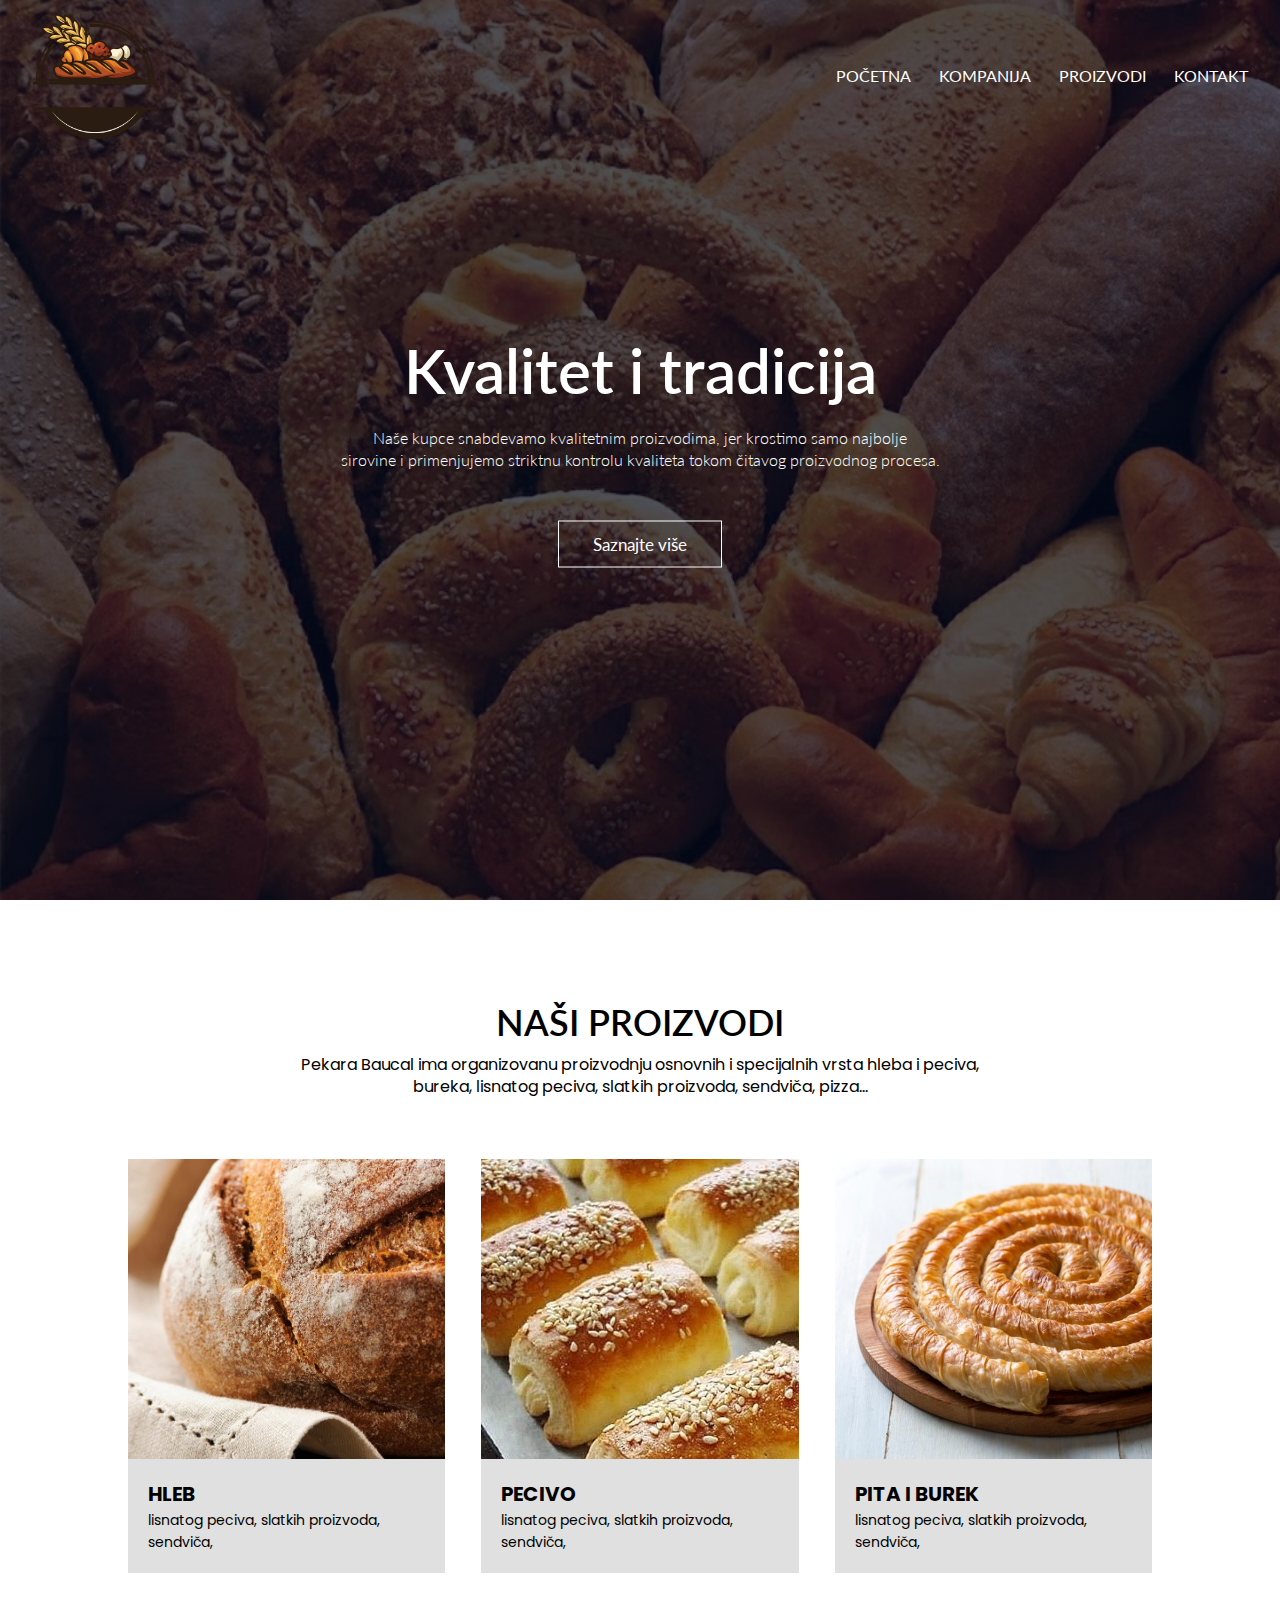
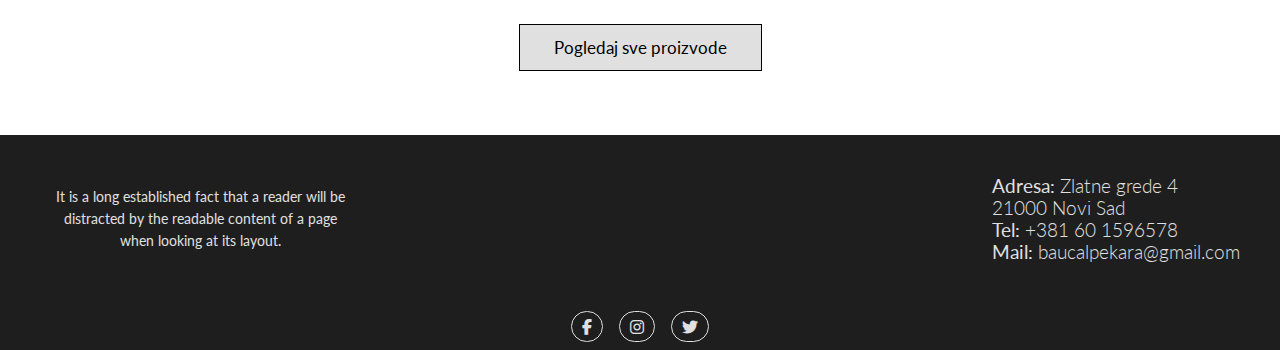
<file: index.html>
<!DOCTYPE html>

<html lang="sr" >

    <head>
        <meta charset = "UTF8">
		<!--<meta name="viewport" content="with = device-width, initial-scale=1.0">-->
        <title>Pekara Baucal - Najbolja Pekara u Gradu</title>
        <link rel="icon" href="logo.png">
		<link rel="stylesheet" href="style.css">
		<link rel="stylesheet" href="https://cdnjs.cloudflare.com/ajax/libs/font-awesome/6.1.1/css/all.min.css">
    </head>

    <body>
        <section class="header">
			<nav>
				<a href="index.html"><img src="logo.png" width="130" height="150" ></a>
				<div class="nav-links">
					<ul>
						<li><a href="index.html">POČETNA</a></li>
						<li><a href="kompanija.html">KOMPANIJA</a></li>
						<li><a href="proizvodi.html">PROIZVODI</a></li>
						<li><a href="kontakt.html">KONTAKT</a></li>
					</ul>
				</div>
			</nav>
			
			<div class="text-box">
				<h1>Kvalitet i tradicija</h1>
				<p>
				Naše kupce snabdevamo kvalitetnim proizvodima, jer krostimo samo najbolje<br>
				sirovine i primenjujemo striktnu kontrolu kvaliteta tokom čitavog proizvodnog procesa.
				</p>
				<a href="kompanija.html" class="hero-btn">Saznajte više</a>
			</div>
		</section>
		
		<!--
		<section class="proizvodi">
		<h1>Najbolje precivo u gradu</h1>
		<p>
		Pekara Baucal ima organizovanu proizvodnju osnovnih i specijalnih vrsta hleba i peciva,<br>
		bureka, lisnatog peciva, slatkih proizvoda, sendviča, pizza…
		</p>
		
		<div class="row">
			<div class="proizvodi-col">
				<h3>HLEB</h3>
				<p>TUKI MUKI TUKI MUKIdsadasdasdasdasdasdasdasdasdas</p>
			</div>
			<div class="proizvodi-col">
				<h3>PECIVO</h3>
				<p>TUKI MUKI TUKI MUKIsdafasfasasgaadassada</p>
			</div>
			<div class="proizvodi-col">
				<h3>BUREK</h3>
				<p>TUKI MUKI TUKI MUKIfasdasdasvageadsadasd</p>
			</div>
		
		</div>
		
		</section>
		!-->
		<section class="proizvodi" >
			<h1>Naši proizvodi</h1>
			<p>Pekara Baucal ima organizovanu proizvodnju osnovnih i specijalnih vrsta hleba i peciva,<br>
			bureka, lisnatog peciva, slatkih proizvoda, sendviča, pizza…</p>
			
			<div class="row">
				<div class="proizvodi-col">
                    <div class="img" id="first">

                    </div>
                    <div class="opis">
					    <h3>Hleb</h3>
					    <p>lisnatog peciva, slatkih proizvoda, sendviča,</p>
                    </div>
				</div>
				<div class="proizvodi-col">
                    <div class="img"  id="second">

                    </div>
					<div class="opis">
					    <h3>Pecivo</h3>
					    <p>lisnatog peciva, slatkih proizvoda, sendviča,</p>
                    </div>
				</div>
				<div class="proizvodi-col">
					<div class="img" id="third">

                    </div>
					<div class="opis">
					    <h3>Pita i burek</h3>
					    <p>lisnatog peciva, slatkih proizvoda, sendviča,</p>
                    </div>
				</div>
			</div>

			<button class="hero-btn" id="btnProizvodi"><a href="proizvodi.html">Pogledaj sve proizvode</a></button>
			
		</section>
		
		<footer>
			<p>It is a long established fact that a reader will be distracted by the readable content of a page when looking at its layout.</p>
			
			<div class="reference">
				<h3>Adresa: <span>Zlatne grede 4<br>
				21000 Novi Sad</span></h3>
				<h3>Tel:  <span>+381 60 1596578</span></h3>
				<h3>Mail:  <span>baucalpekara@gmail.com</span></h3>
			</div>
			
		</footer>
		<div class="linkovi">
			<a href="#" class="icons"><i class="fa-brands fa-facebook-f"></i></a>
			<a href="#" class="icons"><i class="fa-brands fa-instagram"></i></a>
			<a href="#" class="icons"><i class="fa-brands fa-twitter"></i></a>
		</div>
    </body>
	
</html>
</file>
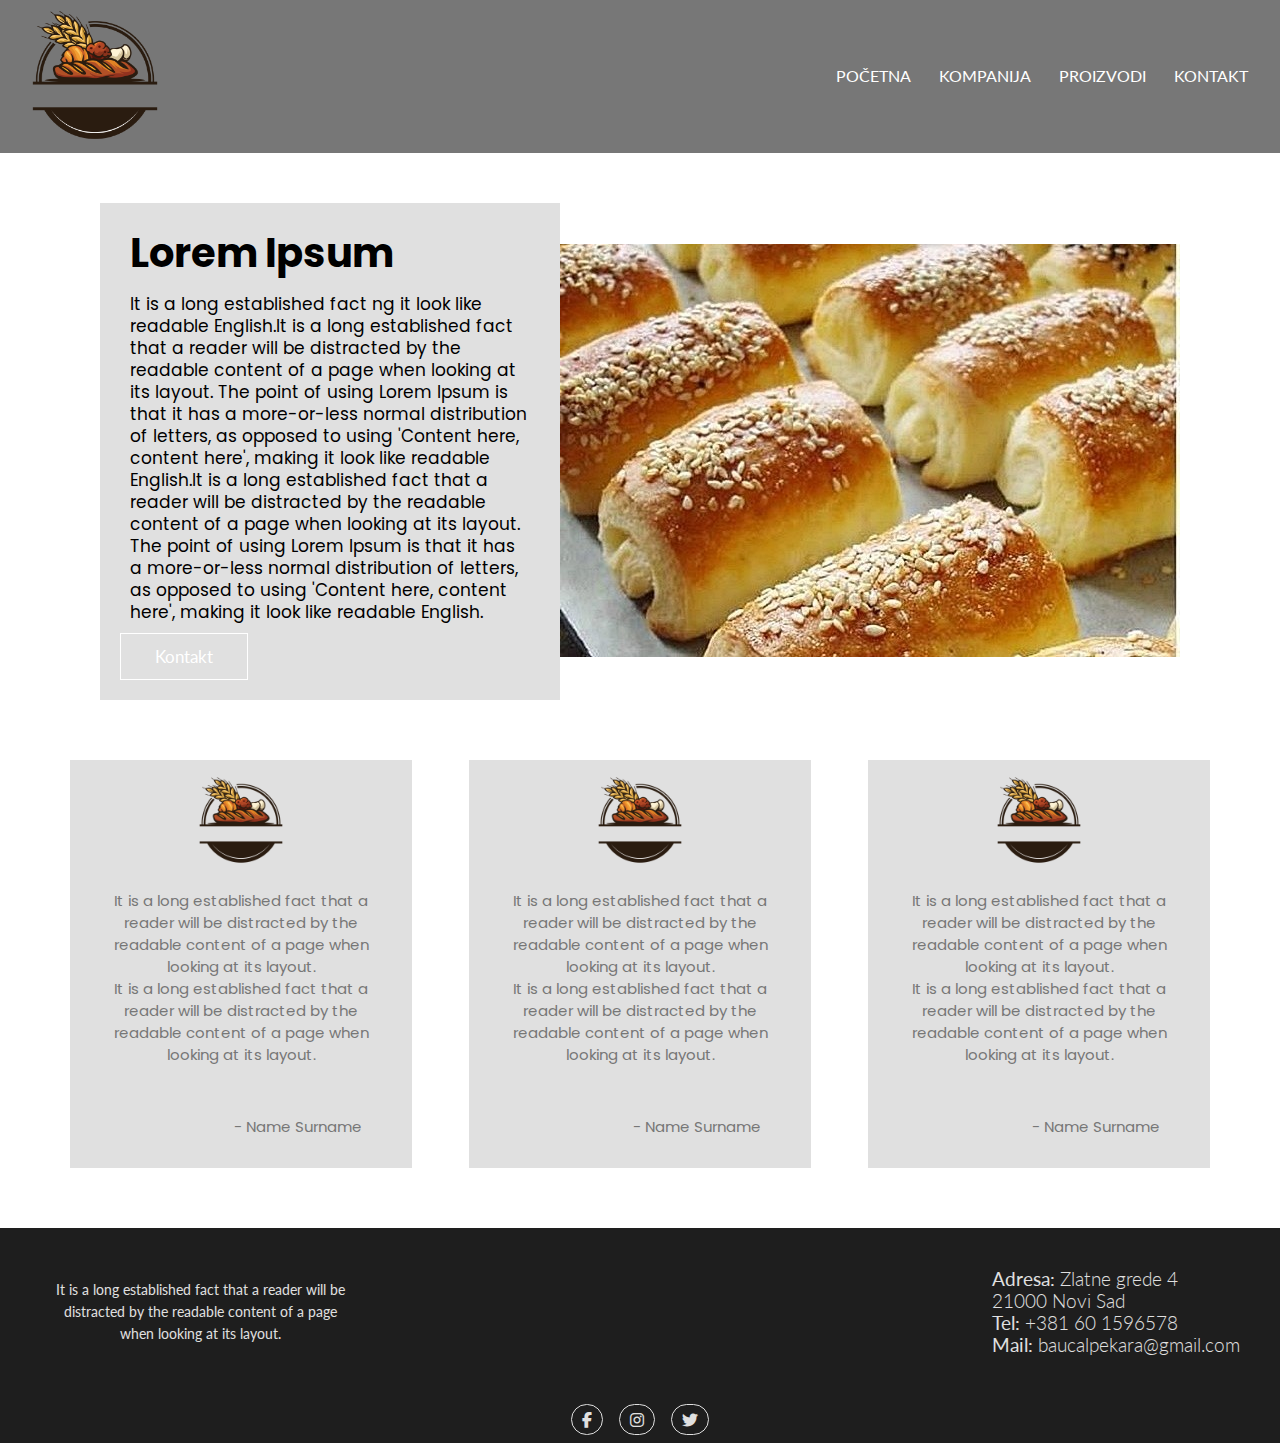
<file: kompanija.html>
<!DOCTYPE html>
<html lang="sr">
    <head>
        <meta charset = "UTF8">
		<!--<meta name="viewport" content="with = device-width, initial-scale=1.0">-->
        <title>Pekara Baucal - Kompanija</title>
        <link rel="icon" href="logo.png">
		<link rel="stylesheet" href="style.css">
        <link rel="stylesheet" href="https://cdnjs.cloudflare.com/ajax/libs/font-awesome/6.1.1/css/all.min.css">
    </head>
    <body>
        <nav id="navSec">
            <a href="index.html"><img src="logo.png" width="130" height="150" ></a>
            <div class="nav-links">
                <ul>
                    <li><a href="index.html">POČETNA</a></li>
                    <li><a href="kompanija.html">KOMPANIJA</a></li>
                    <li><a href="proizvodi.html">PROIZVODI</a></li>
                    <li><a href="kontakt.html">KONTAKT</a></li>
                </ul>
            </div>
        </nav>

        <div class="onama">
            <div class="text">
                <h1>Lorem Ipsum</h1>
                <p>It is a long established fact ng it look like readable English.It is a long established fact that a reader will be distracted by the readable content of a page when looking at its layout. The point of using Lorem Ipsum is that it has a more-or-less normal distribution of letters, as opposed to using 'Content here, content here', making it look like readable English.It is a long established fact that a reader will be distracted by the readable content of a page when looking at its layout. The point of using Lorem Ipsum is that it has a more-or-less normal distribution of letters, as opposed to using 'Content here, content here', making it look like readable English.</p>
                <button class="hero-btn">Kontakt</button>
            </div>
            <div class="slika">
                <img src="pecivo.jpg">
            </div>
        </div>

        <div class="recenzije">
            <div class="recBox">
                <img src="logo.png" width="100px" height="100px">
                <p>It is a long established fact that a reader will be distracted by the readable content of a page when looking at its layout.</p>
                <p>It is a long established fact that a reader will be distracted by the readable content of a page when looking at its layout.</p>
                <p id="author">- Name Surname</p>

            </div>
            <div class="recBox">
                <img src="logo.png" width="100px" height="100px">
                <p>It is a long established fact that a reader will be distracted by the readable content of a page when looking at its layout.</p>
                <p>It is a long established fact that a reader will be distracted by the readable content of a page when looking at its layout.</p>
                <p id="author">- Name Surname</p>
            </div>
            <div class="recBox">
                <img src="logo.png" width="100px" height="100px">
                <p>It is a long established fact that a reader will be distracted by the readable content of a page when looking at its layout.</p>
                <p>It is a long established fact that a reader will be distracted by the readable content of a page when looking at its layout.</p>
                <p id="author">- Name Surname</p>
            </div>
        </div>
        <footer>
			<p>It is a long established fact that a reader will be distracted by the readable content of a page when looking at its layout.</p>
			<div class="reference">
				<h3>Adresa: <span>Zlatne grede 4<br>
				21000 Novi Sad</span></h3>
				<h3>Tel:  <span>+381 60 1596578</span></h3>
				<h3>Mail:  <span>baucalpekara@gmail.com</span></h3>
			</div>
		</footer>
		<div class="linkovi">
			<a href="#" class="icons"><i class="fa-brands fa-facebook-f"></i></a>
			<a href="#" class="icons"><i class="fa-brands fa-instagram"></i></a>
			<a href="#" class="icons"><i class="fa-brands fa-twitter"></i></a>
		</div>
    </body>
</html>
</file>
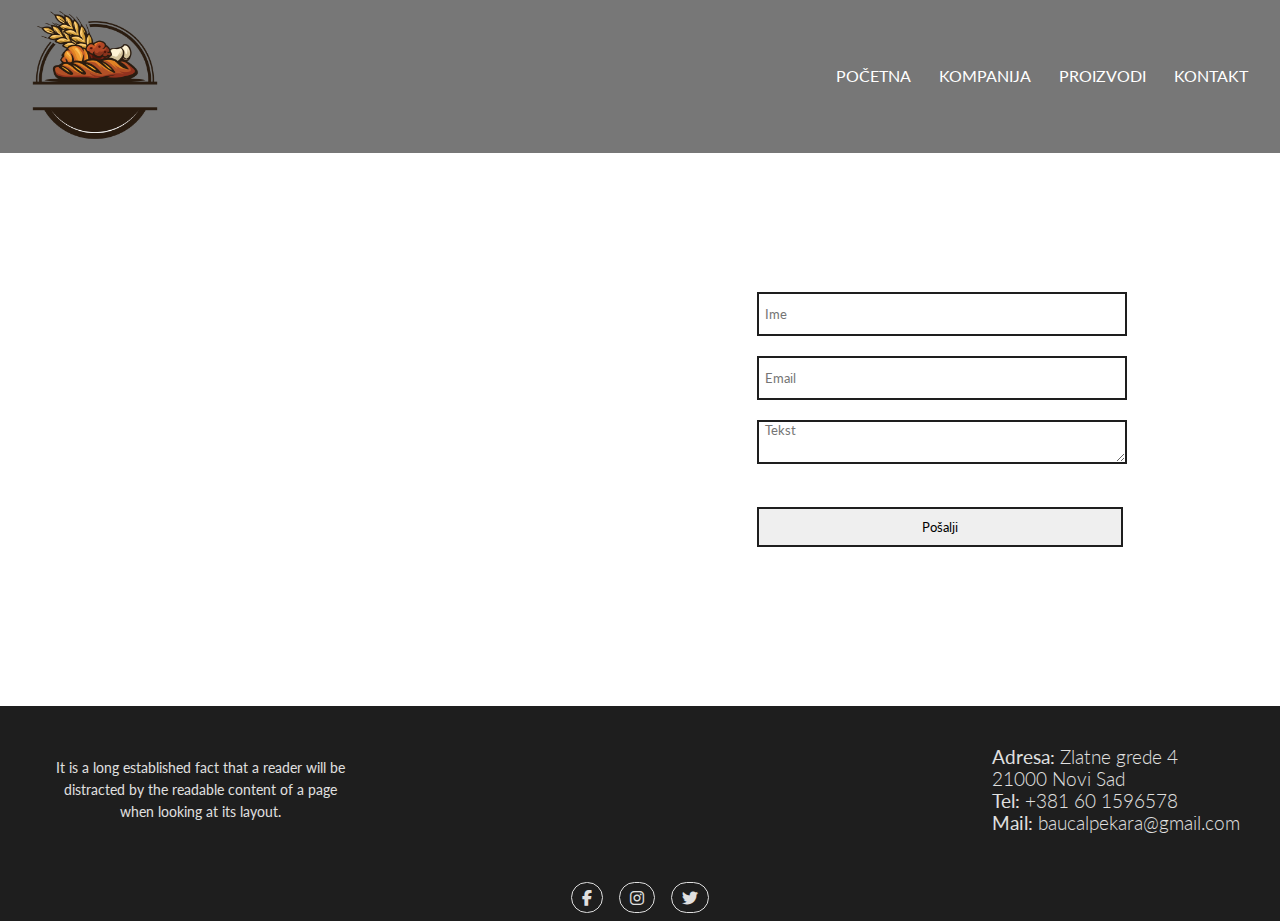
<file: kontakt.html>
<!DOCTYPE html>
<html lang="sr">
    <head>
        <meta charset = "UTF8">
		<!--<meta name="viewport" content="with = device-width, initial-scale=1.0">-->
        <title>Pekara Baucal - Kontakt</title>
        <link rel="icon" href="logo.png">
		<link rel="stylesheet" href="style.css">
        <link rel="stylesheet" href="https://cdnjs.cloudflare.com/ajax/libs/font-awesome/6.1.1/css/all.min.css">
    </head>
    <body>
        <nav id="navSec">
            <a href="index.html"><img src="logo.png" width="130" height="150" ></a>
            <div class="nav-links">
                <ul>
                    <li><a href="index.html">POČETNA</a></li>
                    <li><a href="kompanija.html">KOMPANIJA</a></li>
                    <li><a href="proizvodi.html">PROIZVODI</a></li>
                    <li><a href="kontakt.html">KONTAKT</a></li>
                </ul>
            </div>
        </nav>

        <div class="contact">
            <div class="map">
                <iframe src="https://www.google.com/maps/embed?pb=!1m18!1m12!1m3!1d89850.58713657122!2d19.779401123189537!3d45.27142999627531!2m3!1f0!2f0!3f0!3m2!1i1024!2i768!4f13.1!3m3!1m2!1s0x475b10613de93455%3A0xb6f7d683724fe28!2z0J3QvtCy0Lgg0KHQsNC0!5e0!3m2!1ssr!2srs!4v1648287514228!5m2!1ssr!2srs" width="600" height="450" style="border:0;" allowfullscreen="" loading="lazy" referrerpolicy="no-referrer-when-downgrade"></iframe>
            </div>
            <div class="txt">
                <form>
                    <input type="text" placeholder="  Ime" class="contact-form-txt" required="">
                    <input type="text" placeholder="  Email" class="contact-form-txt" required="">
                    <textarea placeholder="  Tekst" class="contact-form-txtarea" required=""></textarea>
                    <input type="submit" value="Pošalji" class="contact-form-btn">
                </form>
            </div>
        </div>


        <footer>
			<p>It is a long established fact that a reader will be distracted by the readable content of a page when looking at its layout.</p>
			
			<div class="reference">
				<h3>Adresa: <span>Zlatne grede 4<br>
				21000 Novi Sad</span></h3>
				<h3>Tel:  <span>+381 60 1596578</span></h3>
				<h3>Mail:  <span>baucalpekara@gmail.com</span></h3>
			</div>
			
		</footer>
		<div class="linkovi">
			<a href="#" class="icons"><i class="fa-brands fa-facebook-f"></i></a>
			<a href="#" class="icons"><i class="fa-brands fa-instagram"></i></a>
			<a href="#" class="icons"><i class="fa-brands fa-twitter"></i></a>
		</div>
    </body>
</html>
</file>
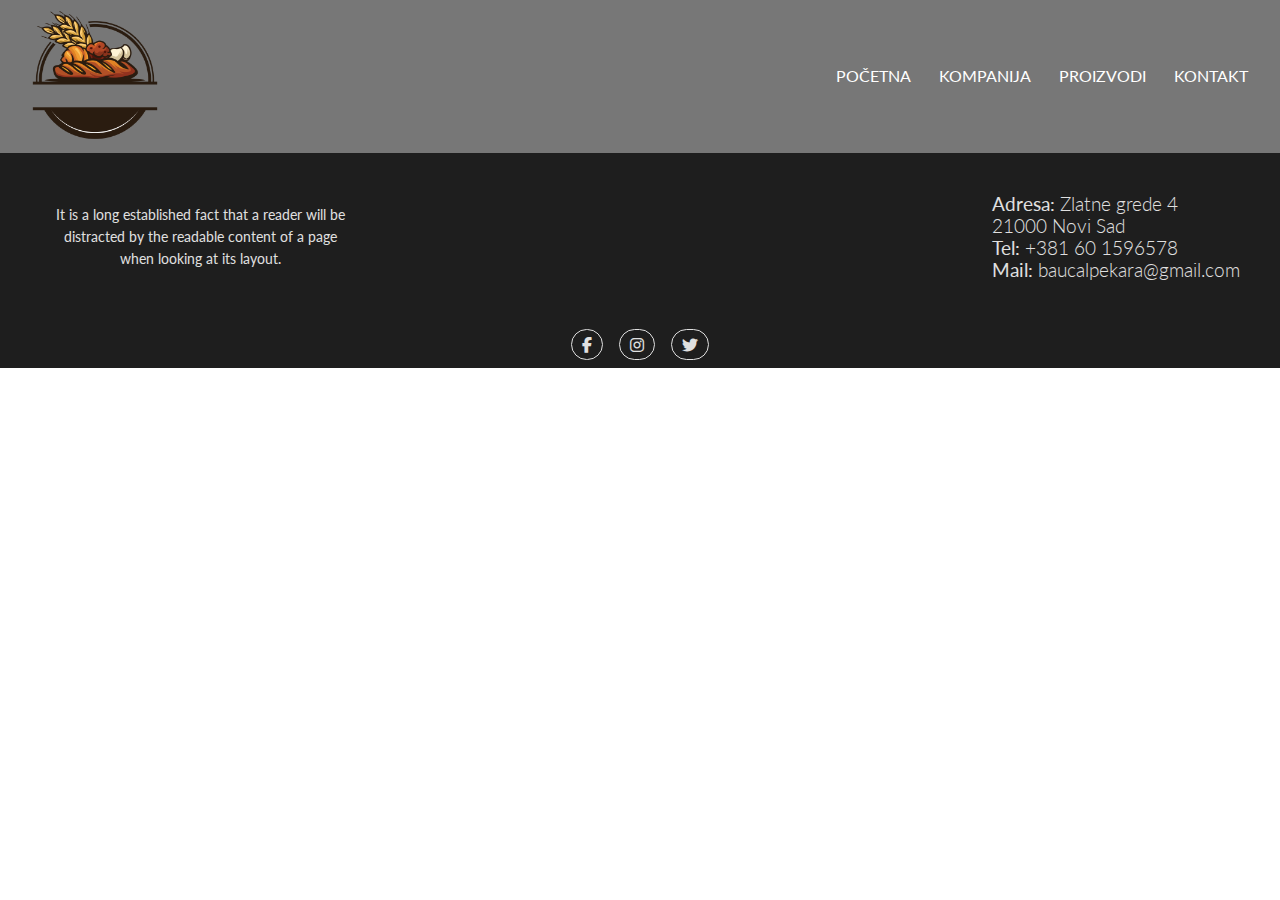
<file: proizvodi.html>
<!DOCTYPE html>
<html lang="sr">
    <head>
        <meta charset = "UTF8">
		<!--<meta name="viewport" content="with = device-width, initial-scale=1.0">-->
        <title>Pekara Baucal - Proizvodi</title>
        <link rel="icon" href="logo.png">
		<link rel="stylesheet" href="style.css">
        <link rel="stylesheet" href="https://cdnjs.cloudflare.com/ajax/libs/font-awesome/6.1.1/css/all.min.css">
    </head>
    <body>
        <nav id="navSec">
            <a href="index.html"><img src="logo.png" width="130" height="150" ></a>
            <div class="nav-links">
                <ul>
                    <li><a href="index.html">POČETNA</a></li>
                    <li><a href="kompanija.html">KOMPANIJA</a></li>
                    <li><a href="proizvodi.html">PROIZVODI</a></li>
                    <li><a href="kontakt.html">KONTAKT</a></li>
                </ul>
            </div>
        </nav>


        <footer>
			<p>It is a long established fact that a reader will be distracted by the readable content of a page when looking at its layout.</p>
			
			<div class="reference">
				<h3>Adresa: <span>Zlatne grede 4<br>
				21000 Novi Sad</span></h3>
				<h3>Tel:  <span>+381 60 1596578</span></h3>
				<h3>Mail:  <span>baucalpekara@gmail.com</span></h3>
			</div>
			
		</footer>
		<div class="linkovi">
			<a href="#" class="icons"><i class="fa-brands fa-facebook-f"></i></a>
			<a href="#" class="icons"><i class="fa-brands fa-instagram"></i></a>
			<a href="#" class="icons"><i class="fa-brands fa-twitter"></i></a>
		</div>
    </body>
</html>
</file>
<file: style.css>
@import url('https://fonts.googleapis.com/css2?family=Lato:ital,wght@0,100;0,300;0,400;0,700;0,900;1,100;1,300;1,400;1,700;1,900&display=swap');
@import url('https://fonts.googleapis.com/css2?family=Poppins:ital,wght@0,100;0,200;0,300;0,400;0,500;0,600;0,700;0,800;0,900;1,100;1,200;1,300;1,400;1,500;1,600;1,700;1,800;1,900&display=swap');
*{
	margin: 0;
	padding: 0;
    font-family: 'Lato', sans-serif;
}
.header{
	min-height: 100vh;
	width: 100%;
	background-image:linear-gradient(rgba(4,9,30,0.7),rgba(4,9,30,0.7)),
	url(banner.jpg);
	background-position: content;
	background-size: cover;
	position: relative;
}
nav{
	display: flex;
	justify-content: space-between;
	align-items: center;
    padding : 0 20px;
}
nav img{
	width: 150px;
}
.nav-links{
	flex: 1;
	text-align: right;
}
.nav-links ul li{
	list-style: none;
	display: inline-block;
	padding: 8px 12px;
	position: relative;
}
.nav-links ul li a{
	color: #fff;
	text-decoration: none;
}
.nav-links ul li::after{
	content: '';
	width: 0%;
	height: 2px;
	background: #f44336;
	display: block;
	margin: auto;
	transition: 0.5s;
}
.nav-links ul li:hover::after{
	width: 100%;
}
.text-box{
	width: 90%;
	color: #fff;
	position: absolute;
	top: 50%;
	left: 50%;
	transform: translate(-50%, -50%);
	text-align: center;
}
.text-box h1{
	font-size: 62px;
}
.text-box p{
	margin: 10px 0 40px;
	font-size: 16px;
	color: #fff;
}
.hero-btn{
	display: inline-block;
	text-decoration: none;
	color: #fff;
	border: 1px solid #fff;
	padding: 12px 34px;
	font-size: 17px;
	background: transparent;
	position: relative;
	cursor: pointer;
}
.hero-btn:hover{
	border: 1px solid #f44336;
	background: #f44336;
	transition: 1s;
}

.proizvodi{
	width: 80%;
	margin: auto;
	text-align: center;
	padding-top: 100px;
}
h1{
	font-size: 36px;
	font-weight: 600;
}
p{
	color: #777;
	font-size: 14px;
	font-weight: 300;
	line-height: 22px;
	padding: 10px;
}

.row{
	margin-top: 5%;
	display: flex;
	justify-content: space-between;
    align-items: center;
}
.proizvodi{
	margin-bottom: 5%;
}
.proizvodi h1{
	font-weight: 600;
	color: black;
	text-transform: uppercase;

}.proizvodi p{
	font-size: 16px;
	font-weight: 400;
	font-family: 'Poppins', sans-serif;
	color: black;
}
.proizvodi-col{
	flex-basis: 31%;
	border-radius: 10px;
	margin-bottom: 5%;
	text-align: left;
	/*box-shadow:  6px 6px 10px #777;*/
}
.img{
    background-color: #f44336;
    min-width: 33%;
    height:300px;
}
#first{
    background: url(./hleb.jpg);
    background-size: cover;
}
#second{
    background: url(./pecivo.jpg);
    background-size: cover;
}
#third{
    background: url(./pita.jpg);
    background-size: cover;
}
.opis{
    background-color:#e0e0e0;
	padding: 20px;
}
.opis p{
    font-size: 14px;
    font-weight: 400;
	padding: 0;
}
.opis h3{
	text-align: left;
    text-transform: uppercase;
    color: black;
    font-size: 20px;
    font-weight: 700;
	font-family: 'Poppins', sans-serif;
	padding-top: 10px 14px;
}
#btnProizvodi{
	color: black;
	background-color: #e0e0e0;
	border: 1px solid black;
}
#btnProizvodi a{
	text-decoration: none;
	color: black;
}
#btnProizvodi:hover{
	border: 1px solid #f44336;
	background: #f44336;
	color: #fff;
}
footer{
	display: flex;
	justify-content: space-between;
	align-items: center;
	background-color:#1e1e1e;
	color: #e0e0e0;
	padding: 40px;
}

footer p{

	max-width: 300px;
	text-align: center;
	color: #e0e0e0;
	font-weight: 400;
	font-size: 14px;
}
.reference{
	display: block;

}
.reference h3{
	font-weight: 400;
}
.reference h3 span{
	font-weight: 300;

}
.linkovi{
	display: flex;
	justify-content: center;
	background-color: #1e1e1e;
}
.linkovi a{
	color: #e0e0e0;
	border: 1px solid #e0e0e0;
	border-radius: 30px;
	padding: 5px 10px;
	margin:8px;
}
#navSec{
	background-color: #777;
}
.contact{
	margin: 50px 30px;
	display: flex;
	align-items: center;
	justify-content: center;
}
.txt{
	width: 30%;
	margin: 30px;
}
.txt form input{
	width: 100%;
	height: 40px;
	margin-bottom: 20px;
	border: 2px solid #1e1e1e;

}
.txt form textarea{
	width: 100%;
	height: 40px;
	border: 2px solid #1e1e1e;
	margin-bottom:40px ;
	transform: 1s;
}
.contact-form-btn:hover{
	background-color: #f44336;
	color: #e0e0e0;
	border: 2px solid white;
}
.onama{
	display: flex;
	justify-content: space-between;
	align-items: center;
	margin: 50px 100px;
}
.onama .text{
	background-color: #e0e0e0;
	min-height: 340px;
	padding: 20px;
}
.onama .text h1{
	font-size: 40px;
	font-weight: 700;
	font-family: 'Poppins', sans-serif;
	padding-left: 10px;
}
.onama .text p{
	font-size:17px;
	font-weight: 400;
	font-family: 'Poppins', sans-serif;
    color: black;
}
.recenzije{
	display: flex;
	align-items: center;
	justify-content: space-between;
	margin: 60px 70px;
}
.recBox{
	background-color: #e0e0e0;
	width: 30%;
	min-height: 200px;
	padding-bottom: 30px;
	padding-top: 10px;
}
.recBox img{
	display: block;
	margin-left: auto;
	margin-right: auto;
	margin-bottom: 20px;
}
.recBox p{
	font-size: 15px;
	font-family: 'Poppins';
	font-weight: 400;
	margin: 0 20px;
	padding: 0;
	text-align: center;
}
#author{
	text-align: right;
	padding-right:30px ;
	padding-top: 50px;
}
</file>
